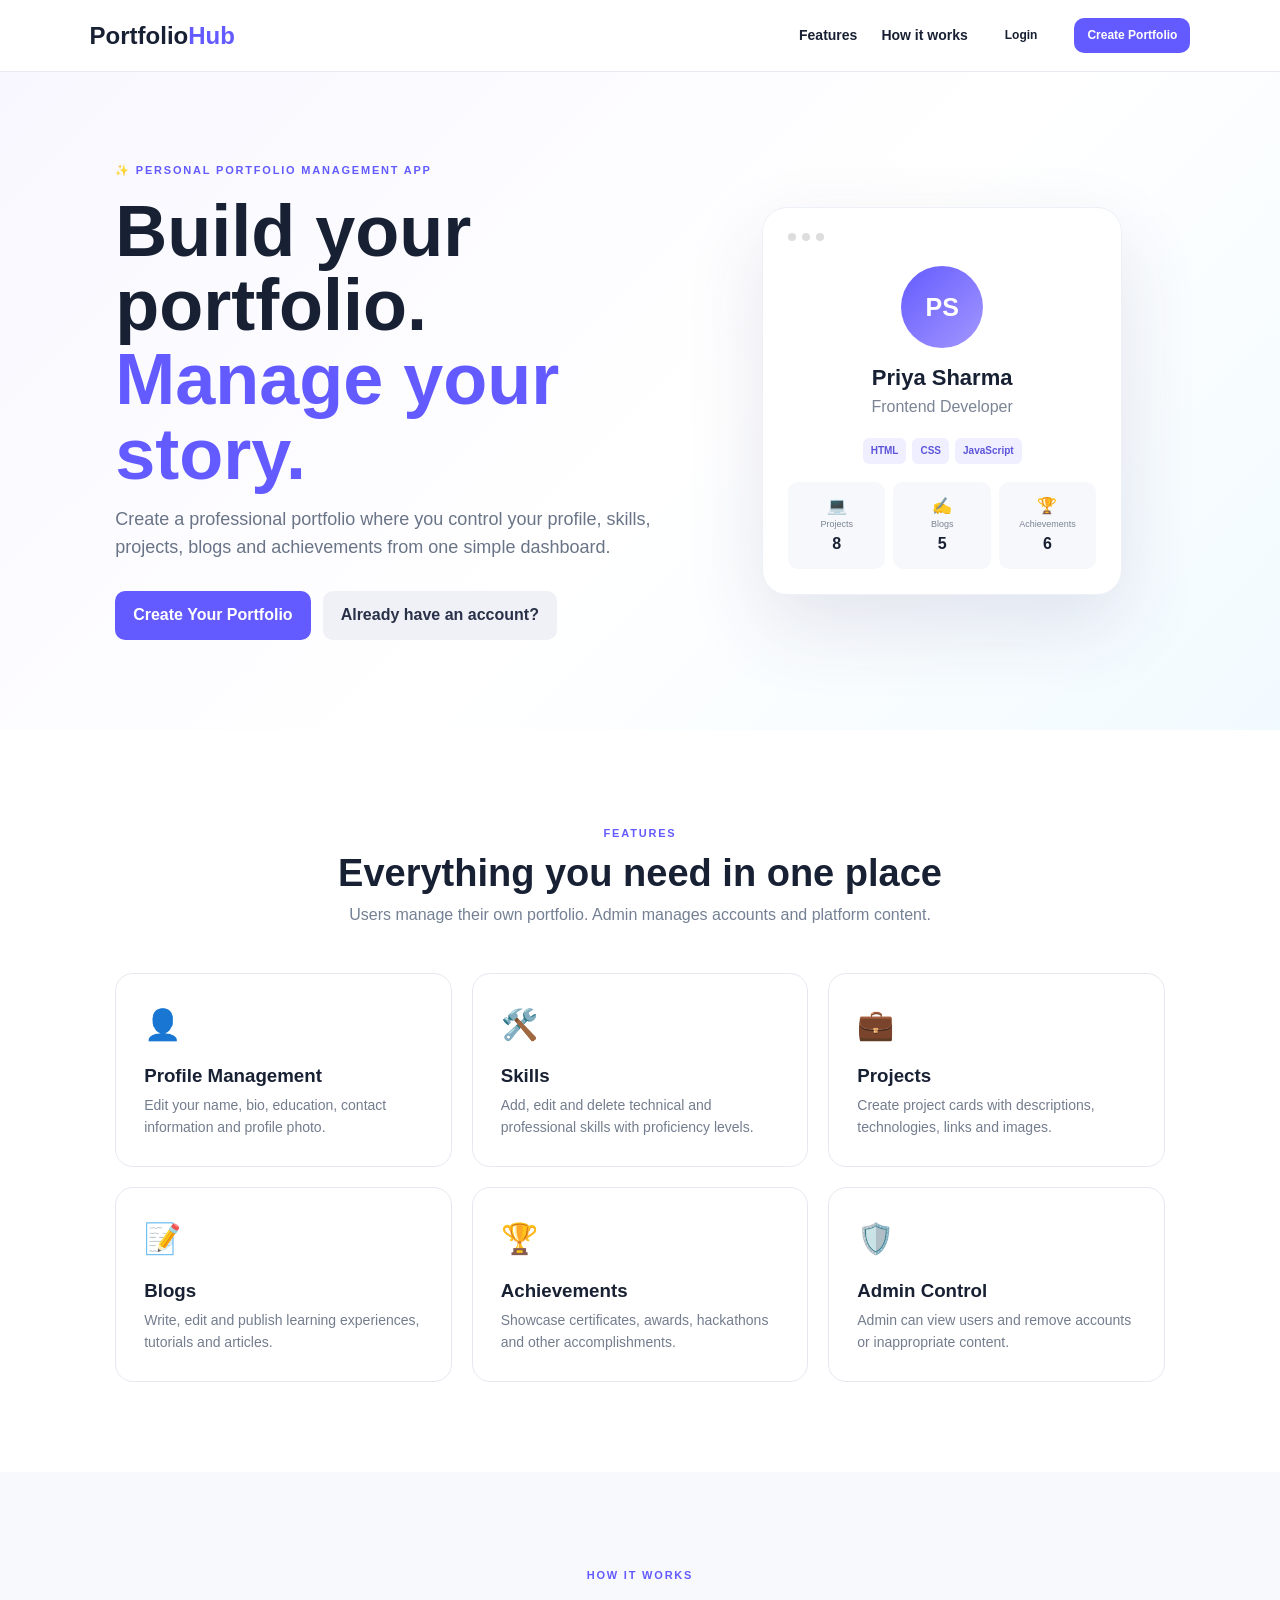
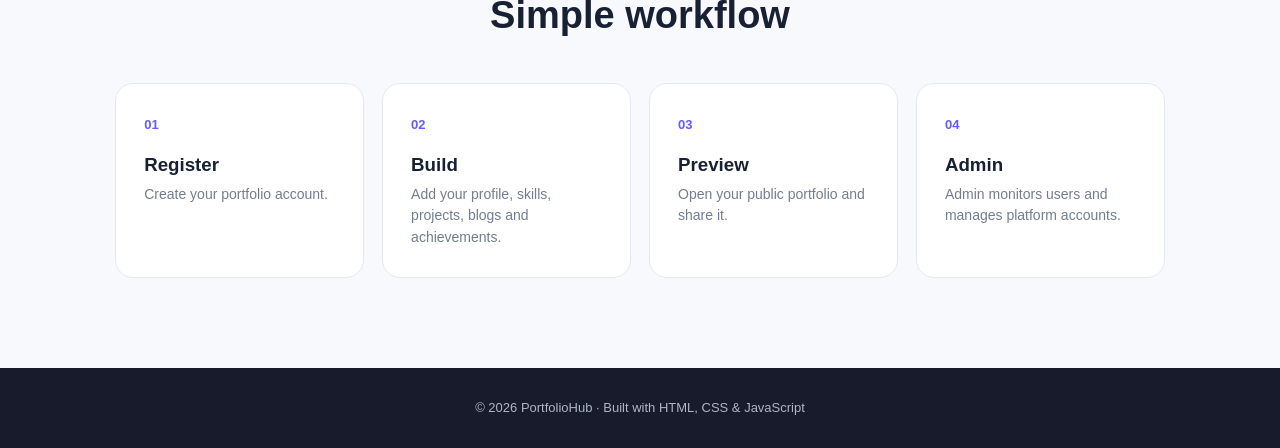
<file: index.html>
<!DOCTYPE html>
<html lang="en">
<head>
<meta charset="UTF-8"><meta name="viewport" content="width=device-width,initial-scale=1.0">
<meta name="description" content="PortfolioHub - create and manage a professional personal portfolio.">
<title>PortfolioHub | Personal Portfolio App</title><link rel="stylesheet" href="style.css">
</head>
<body>
<header class="topbar"><a class="brand" href="index.html">Portfolio<span>Hub</span></a><nav><a href="#features">Features</a><a href="#how">How it works</a><a href="login.html" class="btn btn-sm">Login</a><a href="signup.html" class="btn btn-sm primary">Create Portfolio</a></nav><button class="menu" onclick="toggleNav()">☰</button></header>
<main>
<section class="hero">
<div><div class="badge">✨ PERSONAL PORTFOLIO MANAGEMENT APP</div><h1>Build your portfolio.<br><span>Manage your story.</span></h1><p>Create a professional portfolio where you control your profile, skills, projects, blogs and achievements from one simple dashboard.</p><div class="hero-actions"><a class="btn primary" href="signup.html">Create Your Portfolio</a><a class="btn ghost" href="login.html">Already have an account?</a></div></div>
<div class="hero-preview"><div class="window"><div class="window-head"><i></i><i></i><i></i></div><div class="preview-avatar">PS</div><h3>Priya Sharma</h3><p>Frontend Developer</p><div class="preview-chips"><b>HTML</b><b>CSS</b><b>JavaScript</b></div><div class="preview-cards"><div>💻<small>Projects</small><strong>8</strong></div><div>✍️<small>Blogs</small><strong>5</strong></div><div>🏆<small>Achievements</small><strong>6</strong></div></div></div></div>
</section>
<section id="features" class="section"><div class="heading"><span>FEATURES</span><h2>Everything you need in one place</h2><p>Users manage their own portfolio. Admin manages accounts and platform content.</p></div>
<div class="feature-grid">
<article><div class="icon">👤</div><h3>Profile Management</h3><p>Edit your name, bio, education, contact information and profile photo.</p></article>
<article><div class="icon">🛠️</div><h3>Skills</h3><p>Add, edit and delete technical and professional skills with proficiency levels.</p></article>
<article><div class="icon">💼</div><h3>Projects</h3><p>Create project cards with descriptions, technologies, links and images.</p></article>
<article><div class="icon">📝</div><h3>Blogs</h3><p>Write, edit and publish learning experiences, tutorials and articles.</p></article>
<article><div class="icon">🏆</div><h3>Achievements</h3><p>Showcase certificates, awards, hackathons and other accomplishments.</p></article>
<article><div class="icon">🛡️</div><h3>Admin Control</h3><p>Admin can view users and remove accounts or inappropriate content.</p></article>
</div></section>
<section id="how" class="section soft"><div class="heading"><span>HOW IT WORKS</span><h2>Simple workflow</h2></div><div class="steps"><div><b>01</b><h3>Register</h3><p>Create your portfolio account.</p></div><div><b>02</b><h3>Build</h3><p>Add your profile, skills, projects, blogs and achievements.</p></div><div><b>03</b><h3>Preview</h3><p>Open your public portfolio and share it.</p></div><div><b>04</b><h3>Admin</h3><p>Admin monitors users and manages platform accounts.</p></div></div></section>
</main><footer>© <span id="year"></span> PortfolioHub · Built with HTML, CSS & JavaScript</footer><script src="script.js"></script>
</body></html>
</file>
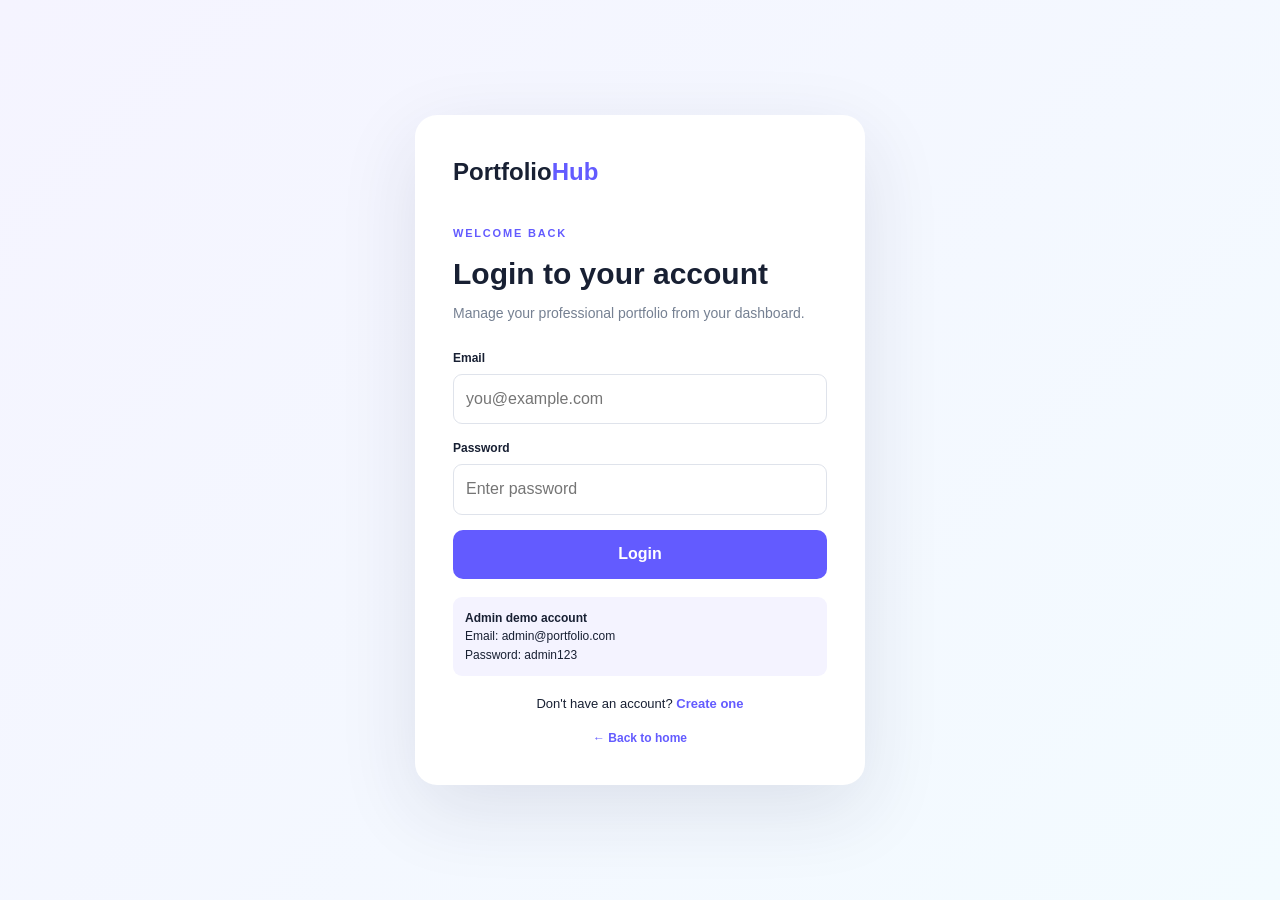
<file: achievements.html>
<!DOCTYPE html>
<html lang="en"><head><meta charset="UTF-8"><meta name="viewport" content="width=device-width,initial-scale=1.0"><title>Achievements | PortfolioHub</title><link rel="stylesheet" href="style.css"></head>
<body class="app-bg"><header class="appbar"><a class="brand" href="index.html">Portfolio<span>Hub</span></a><div class="userbar"><span id="navUser"></span><button class="btn btn-sm danger" onclick="logout()">Logout</button></div></header><div class="layout"><aside class="sidebar" id="userSidebar"></aside><main class="content"><div class="page-title"><div><span>ACHIEVEMENTS</span><h1>Showcase achievements</h1><p>Certificates, awards, competitions and milestones.</p></div><button class="btn primary" onclick="openAchievementForm()">+ Add Achievement</button></div><form id="achievementForm" class="panel hidden form-grid"><input type="hidden" id="achievementId"><div><label>Achievement</label><input id="achievementTitle" required placeholder="GitHub Foundations"></div><div><label>Issuer</label><input id="achievementIssuer" placeholder="DataCamp"></div><div><label>Date</label><input id="achievementDate" placeholder="September 2026"></div><div><label>Credential URL</label><input id="achievementLink" type="url" placeholder="https://..."></div><div class="form-full"><label>Description</label><textarea id="achievementDesc" rows="3" placeholder="What did you achieve?"></textarea></div><div class="form-full form-actions"><button class="btn primary">Save Achievement</button><button type="button" class="btn ghost" onclick="closeAchievementForm()">Cancel</button></div><p id="achievementMsg" class="message form-full"></p></form><div id="achievementsList" class="manage-grid"></div></main></div><script src="script.js"></script></body></html>
</file>
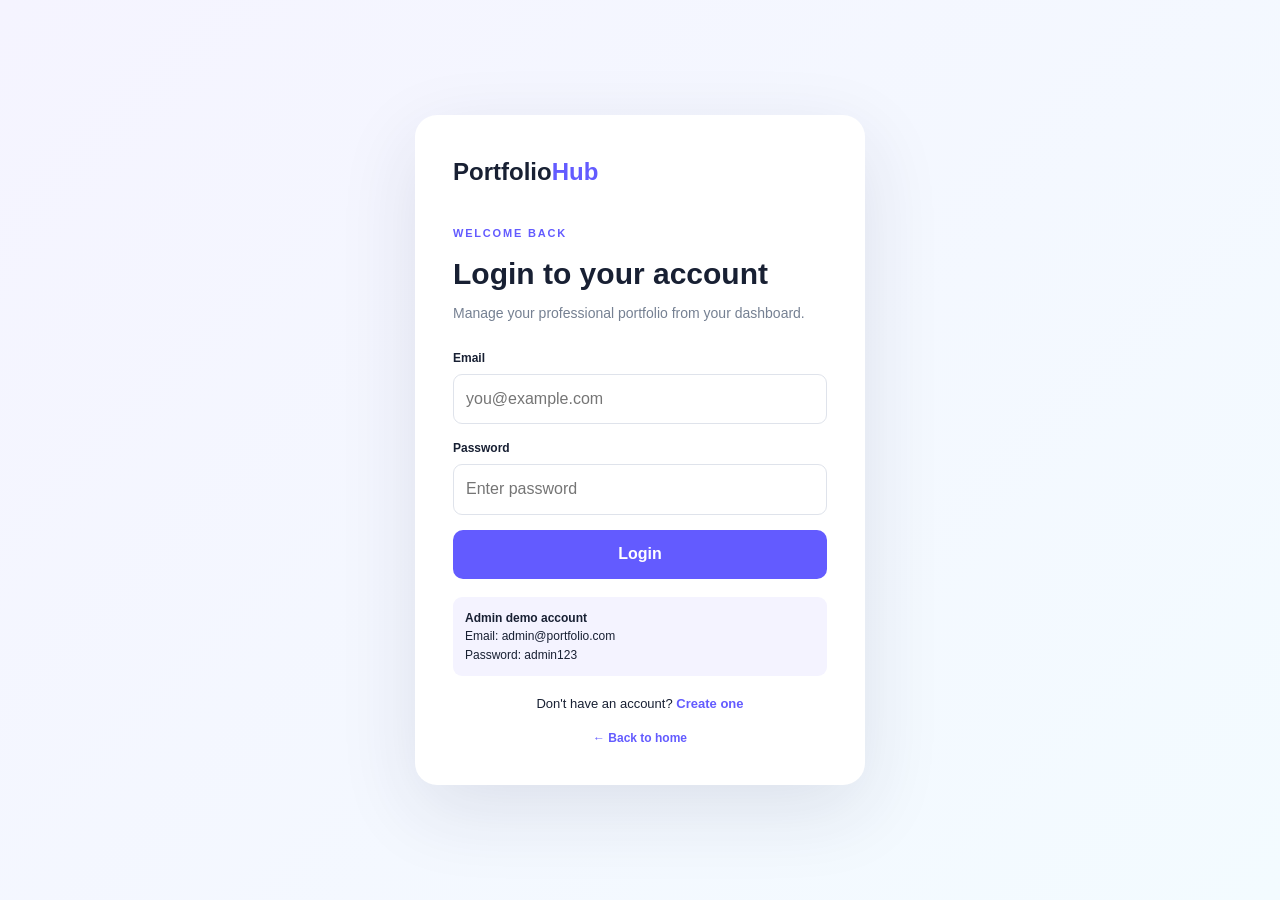
<file: admin-dashboard.html>
<!DOCTYPE html>
<html lang="en"><head><meta charset="UTF-8"><meta name="viewport" content="width=device-width,initial-scale=1.0"><title>Admin Dashboard | PortfolioHub</title><link rel="stylesheet" href="style.css"></head>
<body class="app-bg"><header class="appbar"><a class="brand" href="index.html">Portfolio<span>Hub</span></a><div class="userbar"><span>👨‍💼 Administrator</span><button class="btn btn-sm danger" onclick="logout()">Logout</button></div></header><div class="layout"><aside class="sidebar admin-side"><a class="active" href="admin-dashboard.html">📊 Dashboard</a><a href="manage-users.html">👥 Manage Users</a><a href="manage-projects.html">💼 Manage Projects</a><a href="manage-blogs.html">📝 Manage Blogs</a></aside><main class="content"><div class="page-title"><div><span>ADMIN MODULE</span><h1>Platform Dashboard</h1><p>Manage users and portfolio content.</p></div></div><div class="stats"><div><span>👥</span><strong id="adminUsers">0</strong><small>Users</small></div><div><span>💼</span><strong id="adminProjects">0</strong><small>Projects</small></div><div><span>📝</span><strong id="adminBlogs">0</strong><small>Blogs</small></div><div><span>🏆</span><strong id="adminAchievements">0</strong><small>Achievements</small></div></div><div class="admin-actions"><a href="manage-users.html"><b>👥 Manage Accounts</b><span>View, search and delete user accounts.</span></a><a href="manage-projects.html"><b>💼 Manage Projects</b><span>Review or remove projects.</span></a><a href="manage-blogs.html"><b>📝 Manage Blogs</b><span>Review or remove blog posts.</span></a></div></main></div><script src="script.js"></script></body></html>
</file>
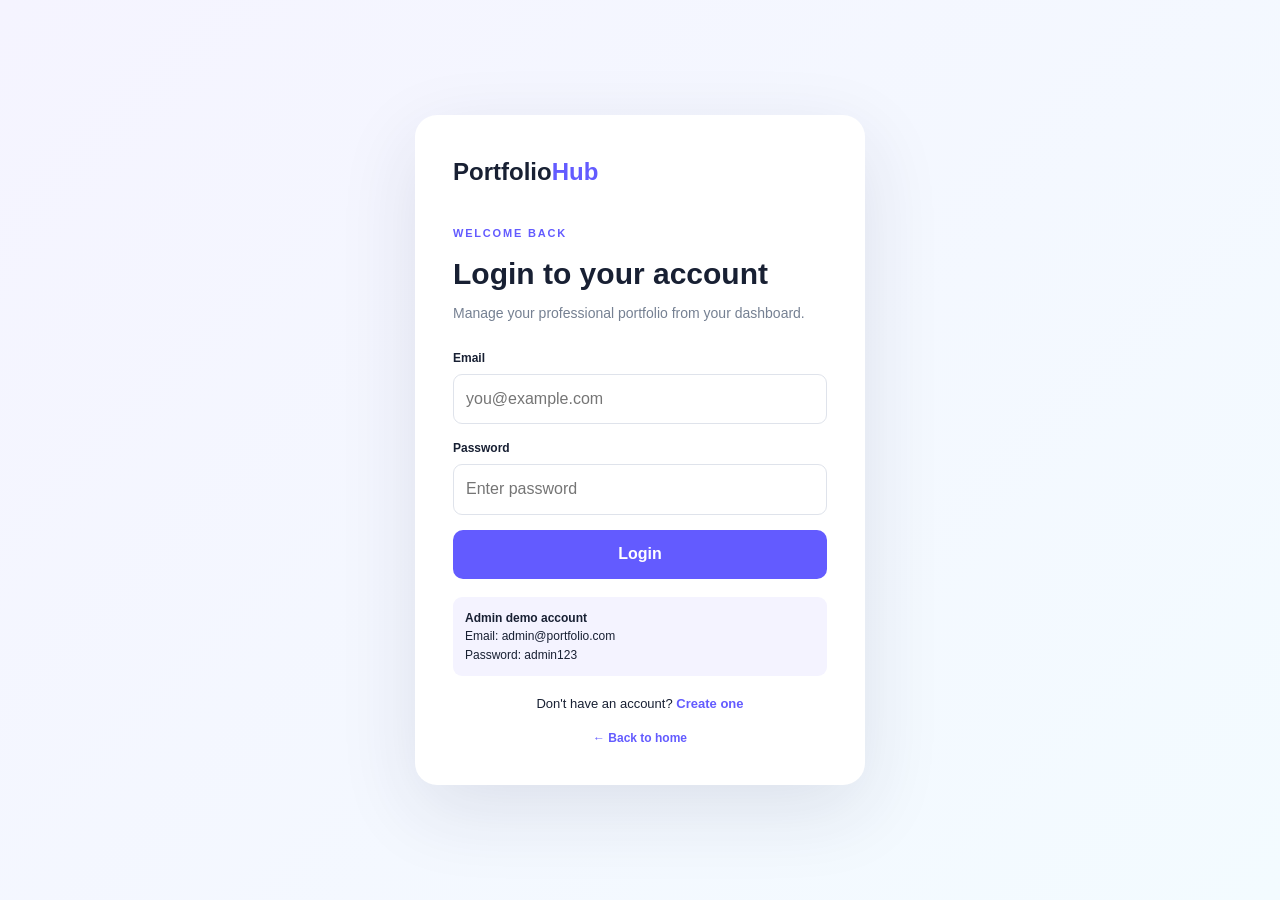
<file: blogs.html>
<!DOCTYPE html>
<html lang="en"><head><meta charset="UTF-8"><meta name="viewport" content="width=device-width,initial-scale=1.0"><title>Blogs | PortfolioHub</title><link rel="stylesheet" href="style.css"></head>
<body class="app-bg"><header class="appbar"><a class="brand" href="index.html">Portfolio<span>Hub</span></a><div class="userbar"><span id="navUser"></span><button class="btn btn-sm danger" onclick="logout()">Logout</button></div></header><div class="layout"><aside class="sidebar" id="userSidebar"></aside><main class="content"><div class="page-title"><div><span>BLOGS</span><h1>Manage your blogs</h1><p>Share what you learn and build your professional presence.</p></div><button class="btn primary" onclick="openBlogForm()">+ Write Blog</button></div><form id="blogForm" class="panel hidden form-grid"><input type="hidden" id="blogId"><div class="form-full"><label>Blog Title</label><input id="blogTitle" required placeholder="My Journey into Web Development"></div><div><label>Category</label><input id="blogCategory" placeholder="Technology"></div><div><label>Read Time</label><input id="blogTime" placeholder="5 min read"></div><div class="form-full"><label>Content</label><textarea id="blogContent" rows="7" required placeholder="Write your article..."></textarea></div><div class="form-full form-actions"><button class="btn primary">Save Blog</button><button type="button" class="btn ghost" onclick="closeBlogForm()">Cancel</button></div><p id="blogMsg" class="message form-full"></p></form><div id="blogsList" class="manage-grid"></div></main></div><script src="script.js"></script></body></html>
</file>
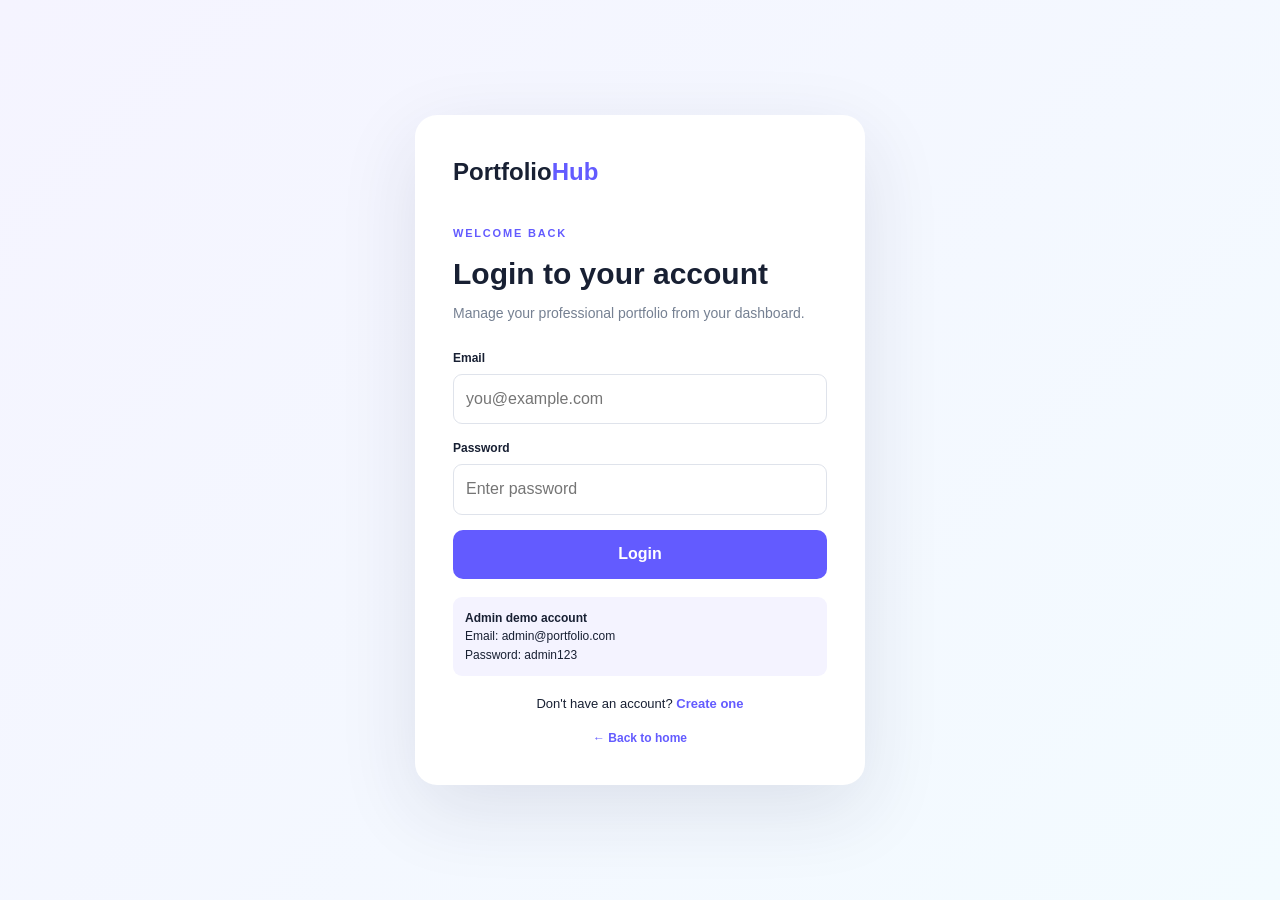
<file: login.html>
<!DOCTYPE html>
<html lang="en"><head><meta charset="UTF-8"><meta name="viewport" content="width=device-width,initial-scale=1.0"><title>Login | PortfolioHub</title><link rel="stylesheet" href="style.css"></head>
<body class="auth-bg"><div class="auth-card"><a class="brand" href="index.html">Portfolio<span>Hub</span></a><div class="auth-title"><span>WELCOME BACK</span><h1>Login to your account</h1><p>Manage your professional portfolio from your dashboard.</p></div>
<form id="loginForm"><label>Email</label><input id="loginEmail" type="email" placeholder="you@example.com" required><label>Password</label><input id="loginPassword" type="password" placeholder="Enter password" required><button class="btn primary full" type="submit">Login</button><p id="loginMsg" class="message"></p></form>
<div class="demo"><strong>Admin demo account</strong><br>Email: admin@portfolio.com<br>Password: admin123</div><p class="center">Don't have an account? <a href="signup.html">Create one</a></p><a class="back" href="index.html">← Back to home</a></div><script src="script.js"></script></body></html>
</file>
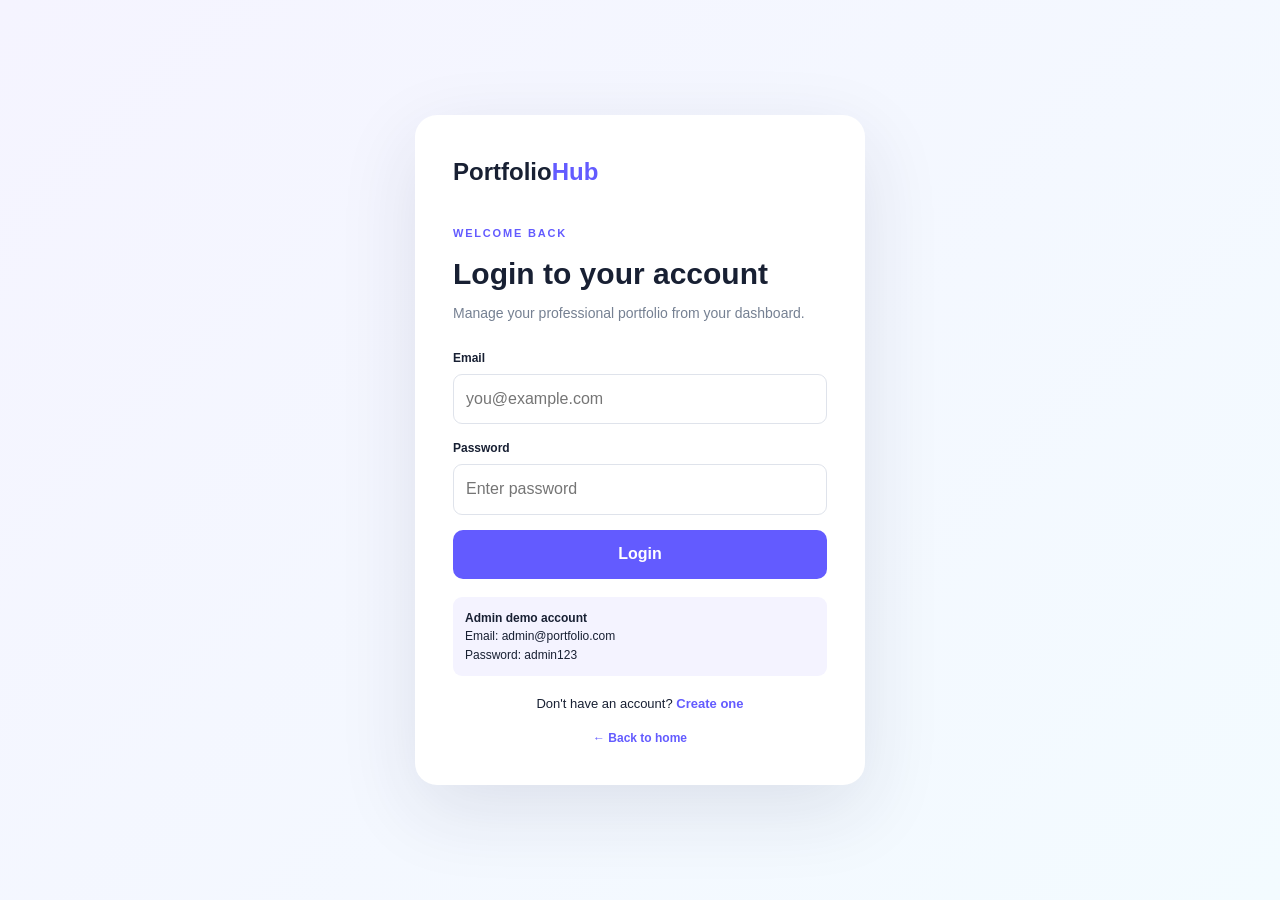
<file: manage-blogs.html>
<!DOCTYPE html>
<html lang="en"><head><meta charset="UTF-8"><meta name="viewport" content="width=device-width,initial-scale=1.0"><title>Manage Blogs | PortfolioHub</title><link rel="stylesheet" href="style.css"></head>
<body class="app-bg"><header class="appbar"><a class="brand" href="index.html">Portfolio<span>Hub</span></a><div class="userbar"><span>👨‍💼 Administrator</span><button class="btn btn-sm danger" onclick="logout()">Logout</button></div></header><div class="layout"><aside class="sidebar admin-side"><a href="admin-dashboard.html">📊 Dashboard</a><a href="manage-users.html">👥 Manage Users</a><a href="manage-projects.html">💼 Manage Projects</a><a class="active" href="manage-blogs.html">📝 Manage Blogs</a></aside><main class="content"><div class="page-title"><div><span>BLOG MANAGEMENT</span><h1>All blog posts</h1><p>Admin can review and remove blog posts.</p></div></div><div id="adminBlogsList" class="manage-grid"></div></main></div><script src="script.js"></script></body></html>
</file>
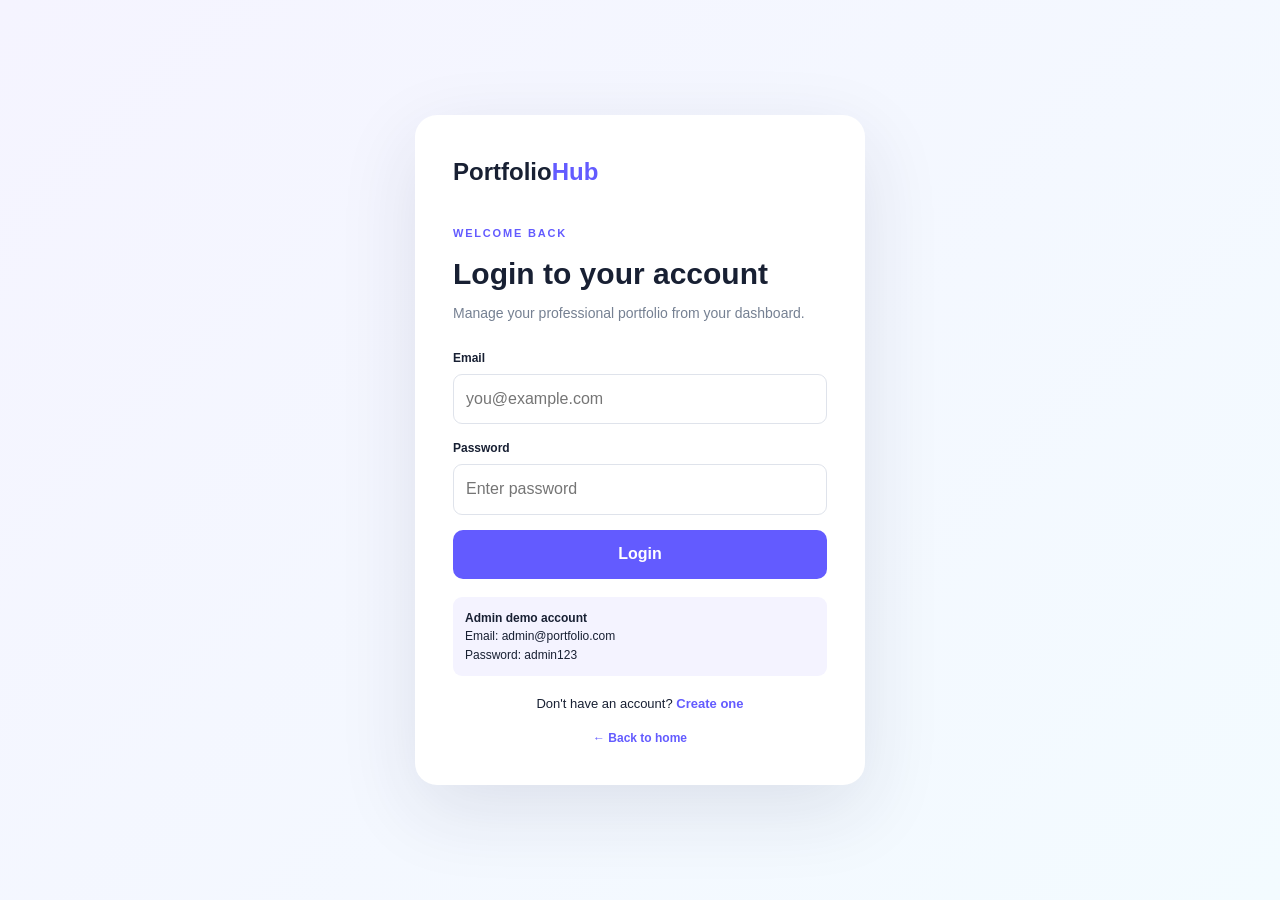
<file: manage-projects.html>
<!DOCTYPE html>
<html lang="en"><head><meta charset="UTF-8"><meta name="viewport" content="width=device-width,initial-scale=1.0"><title>Manage Projects | PortfolioHub</title><link rel="stylesheet" href="style.css"></head>
<body class="app-bg"><header class="appbar"><a class="brand" href="index.html">Portfolio<span>Hub</span></a><div class="userbar"><span>👨‍💼 Administrator</span><button class="btn btn-sm danger" onclick="logout()">Logout</button></div></header><div class="layout"><aside class="sidebar admin-side"><a href="admin-dashboard.html">📊 Dashboard</a><a href="manage-users.html">👥 Manage Users</a><a class="active" href="manage-projects.html">💼 Manage Projects</a><a href="manage-blogs.html">📝 Manage Blogs</a></aside><main class="content"><div class="page-title"><div><span>PROJECT MANAGEMENT</span><h1>All projects</h1><p>Admin can remove projects from the platform.</p></div></div><div id="adminProjectsList" class="manage-grid"></div></main></div><script src="script.js"></script></body></html>
</file>
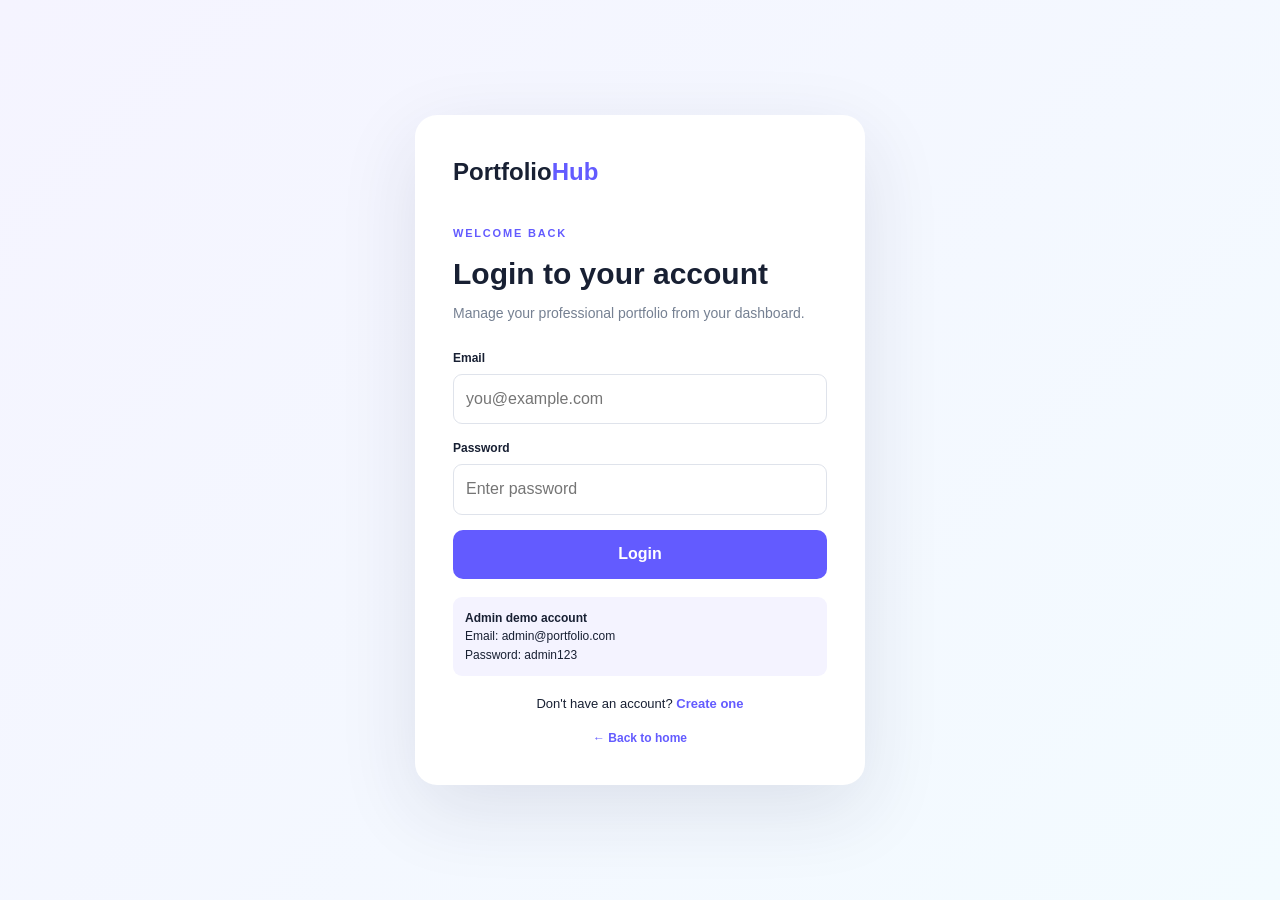
<file: manage-users.html>
<!DOCTYPE html>
<html lang="en"><head><meta charset="UTF-8"><meta name="viewport" content="width=device-width,initial-scale=1.0"><title>Manage Users | PortfolioHub</title><link rel="stylesheet" href="style.css"></head>
<body class="app-bg"><header class="appbar"><a class="brand" href="index.html">Portfolio<span>Hub</span></a><div class="userbar"><span>👨‍💼 Administrator</span><button class="btn btn-sm danger" onclick="logout()">Logout</button></div></header><div class="layout"><aside class="sidebar admin-side"><a href="admin-dashboard.html">📊 Dashboard</a><a class="active" href="manage-users.html">👥 Manage Users</a><a href="manage-projects.html">💼 Manage Projects</a><a href="manage-blogs.html">📝 Manage Blogs</a></aside><main class="content"><div class="page-title"><div><span>USER MANAGEMENT</span><h1>User accounts</h1><p>Admin can inspect accounts and delete accounts when necessary.</p></div></div><div class="panel"><input id="userSearch" placeholder="🔎 Search by name or email..." oninput="renderAdminUsers()"><div class="table-wrap"><table><thead><tr><th>Name</th><th>Email</th><th>Title</th><th>Content</th><th>Actions</th></tr></thead><tbody id="usersTable"></tbody></table></div></div></main></div><script src="script.js"></script></body></html>
</file>
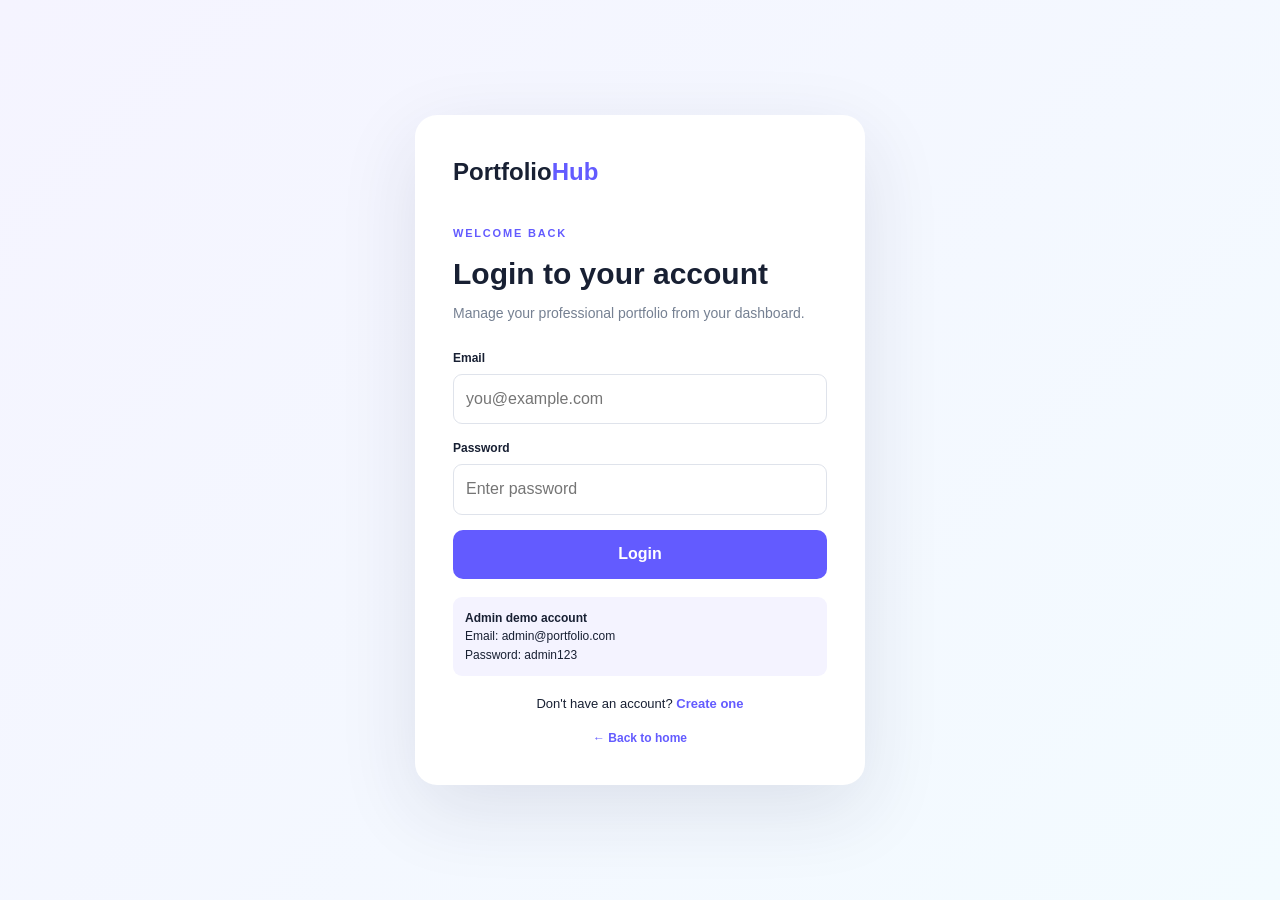
<file: profile.html>
<!DOCTYPE html>
<html lang="en"><head><meta charset="UTF-8"><meta name="viewport" content="width=device-width,initial-scale=1.0"><title>Profile | PortfolioHub</title><link rel="stylesheet" href="style.css"></head>
<body class="app-bg"><header class="appbar"><a class="brand" href="index.html">Portfolio<span>Hub</span></a><div class="userbar"><span id="navUser"></span><button class="btn btn-sm danger" onclick="logout()">Logout</button></div></header><div class="layout"><aside class="sidebar" id="userSidebar"></aside><main class="content"><div class="page-title"><div><span>PROFILE</span><h1>Edit your profile</h1><p>This information appears at the top of your public portfolio.</p></div></div><form id="profileForm" class="panel form-grid"><div class="form-full profile-edit-head"><div class="avatar large" id="profileAvatar">PS</div><div><h2 id="profileHeading">Your Name</h2><p>Profile information</p></div></div><div><label>Full Name</label><input id="profileName" required></div><div><label>Professional Title</label><input id="profileTitle" required></div><div class="form-full"><label>About / Bio</label><textarea id="profileBio" rows="5" required></textarea></div><div><label>Email</label><input id="profileEmail" type="email" readonly></div><div><label>Phone</label><input id="profilePhone" placeholder="+91 98765 43210"></div><div><label>Location</label><input id="profileLocation" placeholder="Andhra Pradesh, India"></div><div><label>Education</label><input id="profileEducation" placeholder="B.Tech CSE"></div><div><label>Profile Photo URL</label><input id="profilePhoto" type="url" placeholder="https://..."></div><div class="form-full"><button class="btn primary" type="submit">Save Profile</button><span id="profileMsg" class="message inline"></span></div></form></main></div><script src="script.js"></script></body></html>
</file>
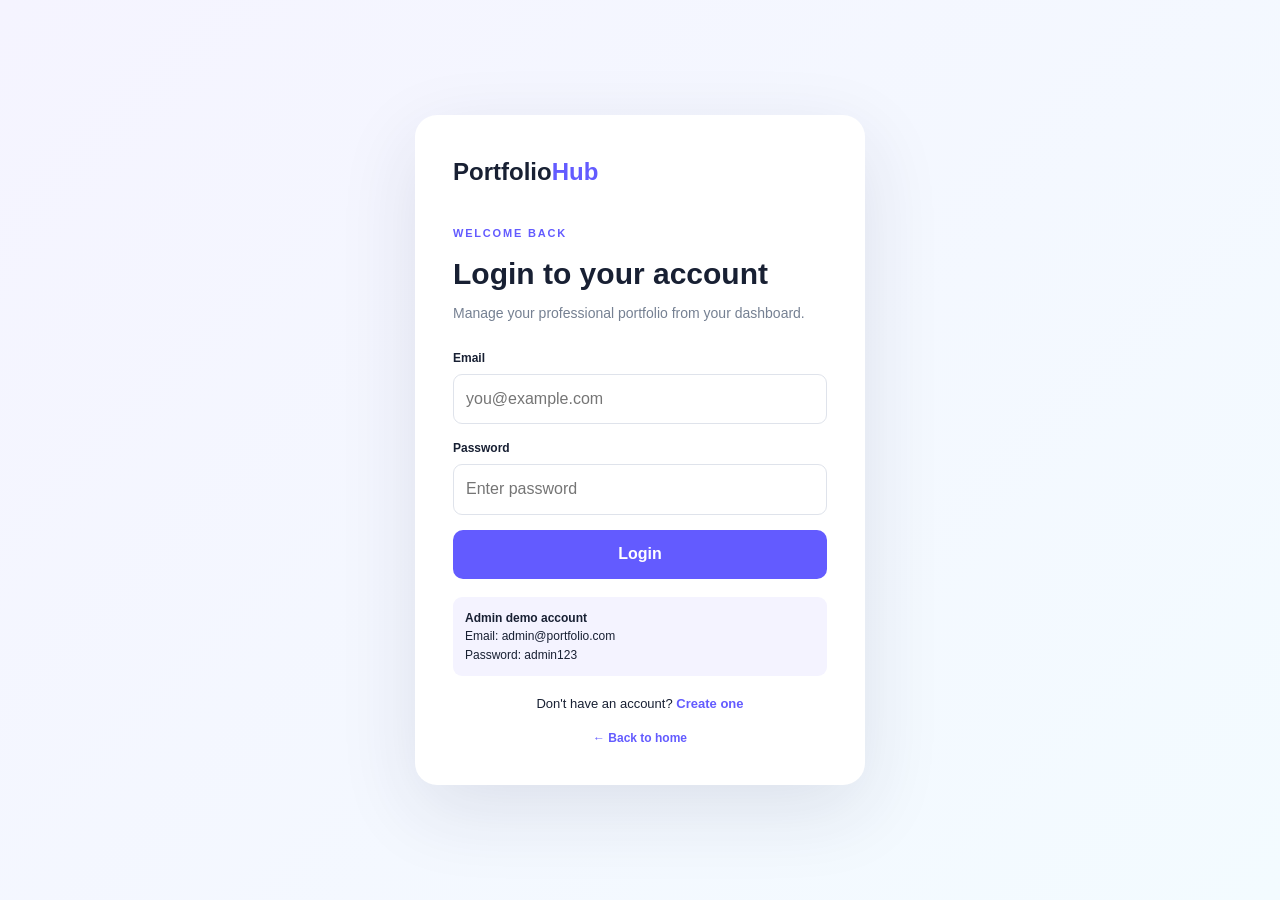
<file: projects.html>
<!DOCTYPE html>
<html lang="en"><head><meta charset="UTF-8"><meta name="viewport" content="width=device-width,initial-scale=1.0"><title>Projects | PortfolioHub</title><link rel="stylesheet" href="style.css"></head>
<body class="app-bg"><header class="appbar"><a class="brand" href="index.html">Portfolio<span>Hub</span></a><div class="userbar"><span id="navUser"></span><button class="btn btn-sm danger" onclick="logout()">Logout</button></div></header><div class="layout"><aside class="sidebar" id="userSidebar"></aside><main class="content"><div class="page-title"><div><span>PROJECTS</span><h1>Manage your projects</h1><p>Add the work you are proud of.</p></div><button class="btn primary" onclick="openProjectForm()">+ Add Project</button></div><form id="projectForm" class="panel hidden form-grid"><input type="hidden" id="projectId"><div><label>Project Title</label><input id="projectTitle" required placeholder="Portfolio Website"></div><div><label>Technologies</label><input id="projectTech" required placeholder="HTML, CSS, JavaScript"></div><div class="form-full"><label>Project Description</label><textarea id="projectDesc" rows="4" required></textarea></div><div><label>Project Image URL</label><input id="projectImage" type="url" placeholder="https://..."></div><div><label>Live Demo URL</label><input id="projectLive" type="url" placeholder="https://..."></div><div><label>GitHub URL</label><input id="projectGithub" type="url" placeholder="https://github.com/..."></div><div class="form-full form-actions"><button class="btn primary">Save Project</button><button type="button" class="btn ghost" onclick="closeProjectForm()">Cancel</button></div><p id="projectMsg" class="message form-full"></p></form><div id="projectsList" class="manage-grid project-manage"></div></main></div><script src="script.js"></script></body></html>
</file>
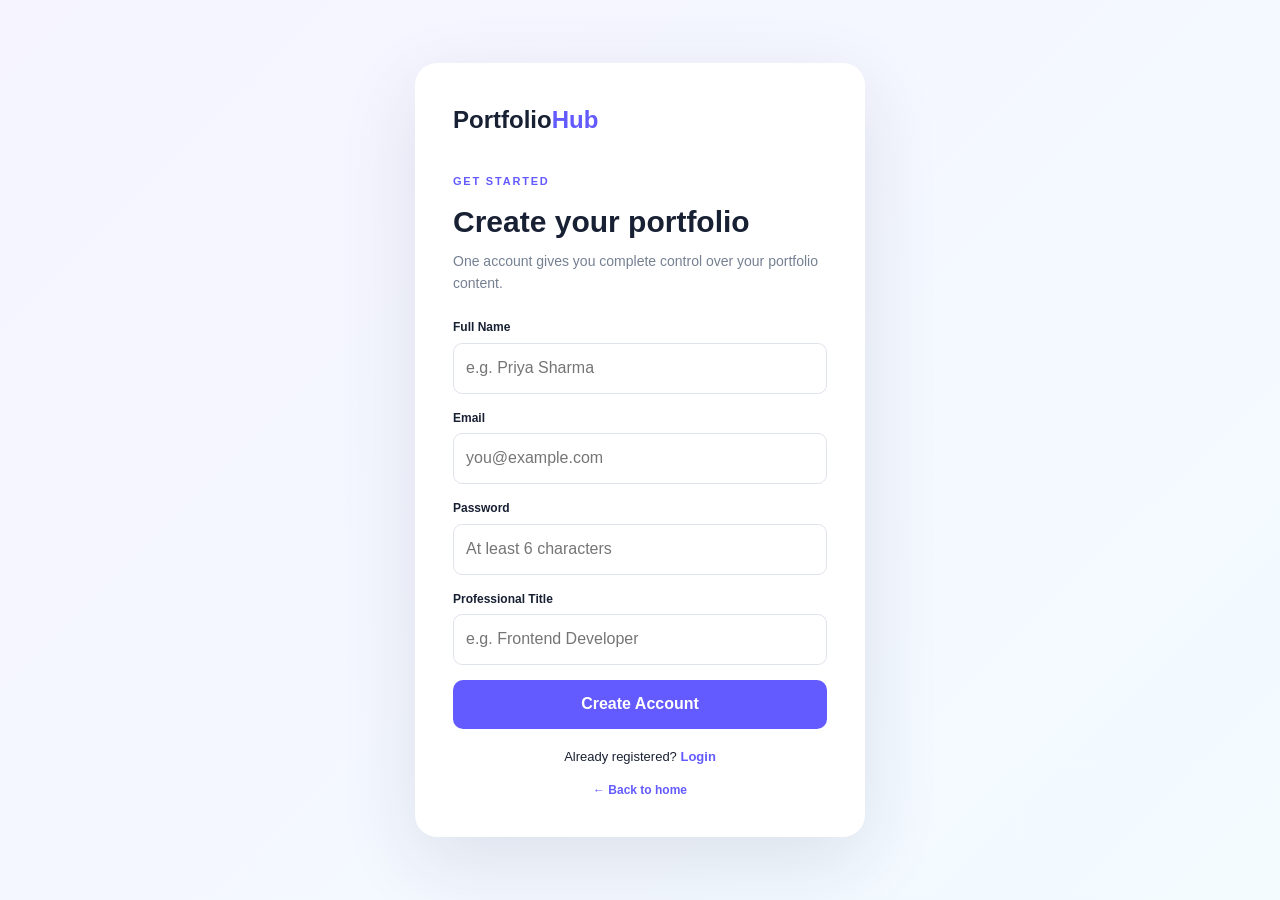
<file: signup.html>
<!DOCTYPE html>
<html lang="en"><head><meta charset="UTF-8"><meta name="viewport" content="width=device-width,initial-scale=1.0"><title>Create Account | PortfolioHub</title><link rel="stylesheet" href="style.css"></head>
<body class="auth-bg"><div class="auth-card"><a class="brand" href="index.html">Portfolio<span>Hub</span></a><div class="auth-title"><span>GET STARTED</span><h1>Create your portfolio</h1><p>One account gives you complete control over your portfolio content.</p></div>
<form id="signupForm"><label>Full Name</label><input id="signupName" required placeholder="e.g. Priya Sharma"><label>Email</label><input id="signupEmail" type="email" required placeholder="you@example.com"><label>Password</label><input id="signupPassword" type="password" minlength="6" required placeholder="At least 6 characters"><label>Professional Title</label><input id="signupTitle" required placeholder="e.g. Frontend Developer"><button class="btn primary full" type="submit">Create Account</button><p id="signupMsg" class="message"></p></form>
<p class="center">Already registered? <a href="login.html">Login</a></p><a class="back" href="index.html">← Back to home</a></div><script src="script.js"></script></body></html>
</file>
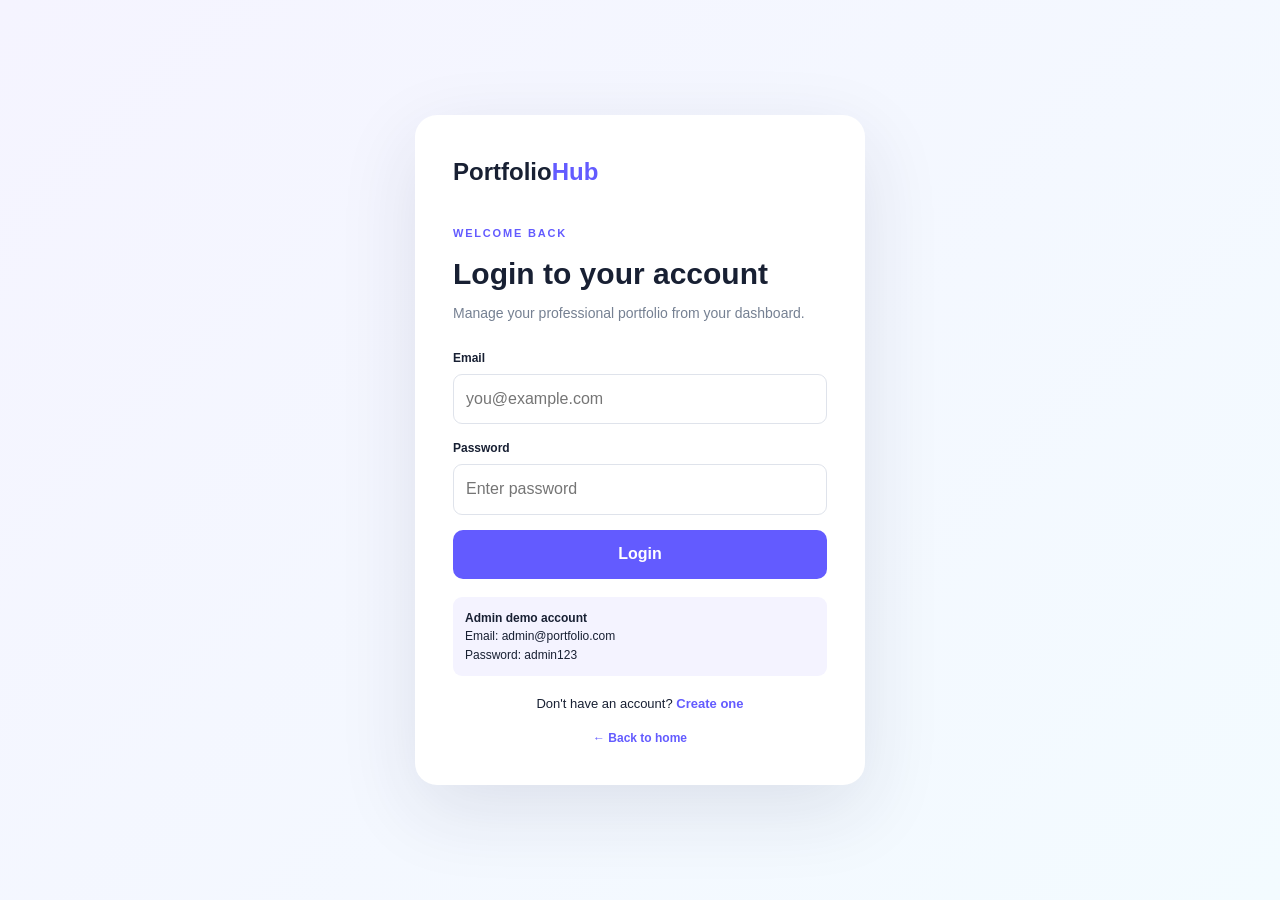
<file: skills.html>
<!DOCTYPE html>
<html lang="en"><head><meta charset="UTF-8"><meta name="viewport" content="width=device-width,initial-scale=1.0"><title>Skills | PortfolioHub</title><link rel="stylesheet" href="style.css"></head>
<body class="app-bg"><header class="appbar"><a class="brand" href="index.html">Portfolio<span>Hub</span></a><div class="userbar"><span id="navUser"></span><button class="btn btn-sm danger" onclick="logout()">Logout</button></div></header><div class="layout"><aside class="sidebar" id="userSidebar"></aside><main class="content"><div class="page-title"><div><span>SKILLS</span><h1>Manage your skills</h1><p>Add the skills you want employers and clients to see.</p></div><button class="btn primary" onclick="openSkillForm()">+ Add Skill</button></div><form id="skillForm" class="panel hidden form-row"><input type="hidden" id="skillId"><div><label>Skill Name</label><input id="skillName" required placeholder="JavaScript"></div><div><label>Category</label><input id="skillCategory" placeholder="Frontend"></div><div><label>Proficiency (%)</label><input id="skillLevel" type="number" min="1" max="100" value="80" required></div><div class="form-actions"><button class="btn primary">Save</button><button type="button" class="btn ghost" onclick="closeSkillForm()">Cancel</button></div><p id="skillMsg" class="message form-full"></p></form><div id="skillsList" class="manage-grid"></div></main></div><script src="script.js"></script></body></html>
</file>
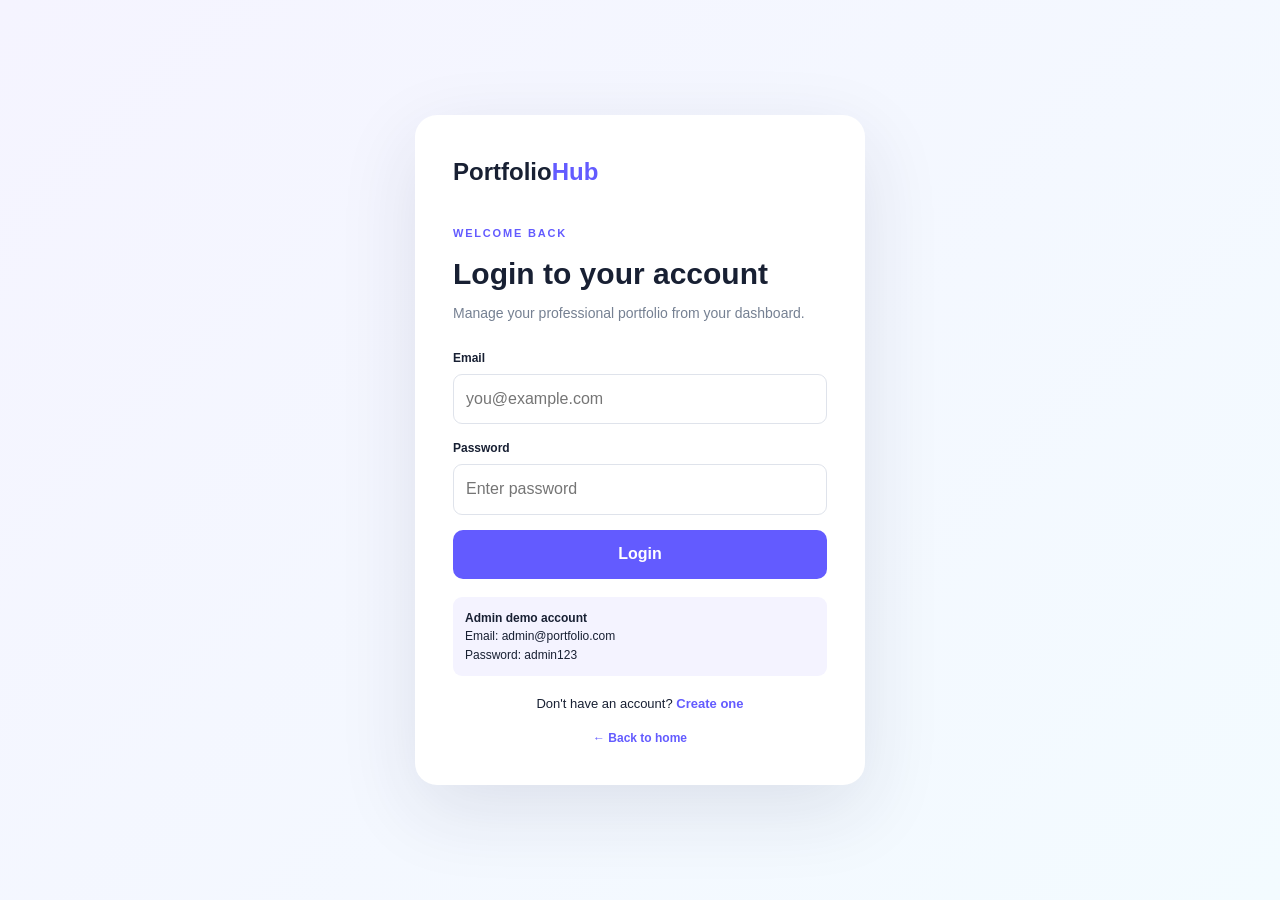
<file: user-dashboard.html>
<!DOCTYPE html>
<html lang="en"><head><meta charset="UTF-8"><meta name="viewport" content="width=device-width,initial-scale=1.0"><title>User Dashboard | PortfolioHub</title><link rel="stylesheet" href="style.css"></head>
<body class="app-bg"><header class="appbar"><a class="brand" href="index.html">Portfolio<span>Hub</span></a><div class="userbar"><span id="navUser"></span><button class="btn btn-sm danger" onclick="logout()">Logout</button></div></header>
<div class="layout"><aside class="sidebar"><div class="side-user"><div class="avatar" id="sideAvatar">PS</div><strong id="sideName">User</strong><small id="sideEmail">email</small></div><a class="active" href="user-dashboard.html">📊 Dashboard</a><a href="profile.html">👤 Profile</a><a href="skills.html">🛠️ Skills</a><a href="projects.html">💼 Projects</a><a href="blogs.html">📝 Blogs</a><a href="achievements.html">🏆 Achievements</a><a href="portfolio.html">🌐 Preview Portfolio</a></aside>
<main class="content"><div class="page-title"><div><span>USER MODULE</span><h1>Welcome, <b id="dashName">User</b> 👋</h1><p>Manage everything that appears on your portfolio.</p></div><a href="portfolio.html" class="btn primary">View My Portfolio ↗</a></div>
<div class="stats"><div><span>👤</span><strong id="statProfile">1</strong><small>Profile</small></div><div><span>🛠️</span><strong id="statSkills">0</strong><small>Skills</small></div><div><span>💼</span><strong id="statProjects">0</strong><small>Projects</small></div><div><span>📝</span><strong id="statBlogs">0</strong><small>Blogs</small></div><div><span>🏆</span><strong id="statAchievements">0</strong><small>Achievements</small></div></div>
<section class="quick-grid"><a href="profile.html"><b>👤 Edit Profile</b><span>Update your personal information →</span></a><a href="skills.html"><b>🛠️ Manage Skills</b><span>Add your technical expertise →</span></a><a href="projects.html"><b>💼 Manage Projects</b><span>Add work to your portfolio →</span></a><a href="blogs.html"><b>📝 Manage Blogs</b><span>Write and publish articles →</span></a><a href="achievements.html"><b>🏆 Achievements</b><span>Showcase your accomplishments →</span></a><a href="portfolio.html"><b>🌐 Portfolio Preview</b><span>See your public profile →</span></a></section>
</main></div><script src="script.js"></script></body></html>
</file>
<file: style.css>
*{box-sizing:border-box;margin:0;padding:0}html{scroll-behavior:smooth}body{font-family:Inter,Segoe UI,Arial,sans-serif;color:#182033;background:#fff;line-height:1.55}a{text-decoration:none;color:inherit}button,input,textarea{font:inherit}.topbar{height:72px;display:flex;align-items:center;justify-content:space-between;padding:0 7%;border-bottom:1px solid #e8ebf2;background:#fff;position:sticky;top:0;z-index:20}.brand{font-size:24px;font-weight:900}.brand span{color:#635bff}.topbar nav{display:flex;align-items:center;gap:24px;font-size:14px;font-weight:700}.topbar nav a:hover{color:#635bff}.menu{display:none;border:0;background:none;font-size:25px}.btn{border:0;border-radius:10px;padding:12px 18px;font-weight:800;cursor:pointer;display:inline-flex;align-items:center;justify-content:center;gap:7px;transition:.2s}.btn:hover{transform:translateY(-2px)}.btn.primary{background:#635bff;color:white}.btn.ghost{background:#f0f1f6;color:#293149}.btn.danger{background:#e84e63;color:white}.btn-sm{padding:8px 13px;font-size:12px}.full{width:100%}.hero{min-height:650px;padding:90px 9%;display:grid;grid-template-columns:1.1fr .9fr;gap:60px;align-items:center;background:linear-gradient(135deg,#f8f7ff,#fff 55%,#f1faff)}.badge,.heading>span,.page-title>div>span,.auth-title>span{color:#635bff;font-size:11px;font-weight:900;letter-spacing:1.8px}.hero h1{font-size:clamp(45px,6vw,72px);line-height:1.03;margin:15px 0}.hero h1 span{color:#635bff}.hero>div>p:not(.badge){color:#697487;font-size:18px;max-width:650px}.hero-actions{display:flex;gap:12px;margin-top:30px}.hero-preview{display:flex;justify-content:center}.window{width:360px;padding:25px;border-radius:25px;background:white;box-shadow:0 30px 80px #37336b1f;text-align:center;border:1px solid #edf0f6}.window-head{display:flex;gap:6px;margin-bottom:25px}.window-head i{width:8px;height:8px;background:#ddd;border-radius:50%}.preview-avatar,.avatar{width:82px;height:82px;border-radius:50%;display:grid;place-items:center;margin:0 auto 13px;background:linear-gradient(135deg,#635bff,#a497ff);color:white;font-size:25px;font-weight:900}.window h3{font-size:22px}.window p{color:#7b8495}.preview-chips{display:flex;justify-content:center;gap:6px;flex-wrap:wrap;margin:18px 0}.preview-chips b,.tag{background:#f0efff;color:#5c54d9;padding:5px 8px;border-radius:6px;font-size:10px}.preview-cards{display:grid;grid-template-columns:repeat(3,1fr);gap:8px}.preview-cards div{padding:12px;background:#f7f8fb;border-radius:10px}.preview-cards small,.preview-cards strong{display:block}.preview-cards small{font-size:9px;color:#7b8495}.section{padding:90px 9%}.heading{text-align:center;max-width:720px;margin:0 auto 45px}.heading h2{font-size:38px;line-height:1.15;margin:7px 0}.heading p{color:#748093}.feature-grid{display:grid;grid-template-columns:repeat(3,1fr);gap:20px}.feature-grid article,.steps>div,.admin-actions a{padding:28px;border:1px solid #e5e8ef;border-radius:18px;background:#fff}.icon{font-size:30px}.feature-grid h3{margin:13px 0 5px}.feature-grid p,.steps p{color:#737d8e;font-size:14px}.soft{background:#f8f9fc}.steps{display:grid;grid-template-columns:repeat(4,1fr);gap:18px}.steps b{color:#635bff;font-size:13px}.steps h3{margin:13px 0 5px}footer{padding:30px;text-align:center;background:#171b2b;color:#aeb5c5;font-size:13px}.auth-bg{min-height:100vh;background:linear-gradient(135deg,#f5f4ff,#f3fbff);display:grid;place-items:center;padding:25px}.auth-card{width:min(450px,100%);background:#fff;padding:38px;border-radius:22px;box-shadow:0 25px 80px #25264a1c}.auth-card>.brand{display:block;margin-bottom:30px}.auth-title h1{font-size:30px;margin:6px 0}.auth-title p{color:#758092;font-size:14px}.auth-card form{margin-top:24px}.auth-card label,.form-grid label,.form-row label{font-size:12px;font-weight:800;display:block}.auth-card input,.form-grid input,.form-grid textarea,.form-row input,.content> .panel>input{width:100%;padding:12px;border:1px solid #dfe3eb;border-radius:9px;margin:6px 0 15px;outline:none;background:white}.auth-card input:focus,.form-grid input:focus,.form-grid textarea:focus,.form-row input:focus{border-color:#635bff}.message{font-size:12px;color:#d33d52;margin-top:8px}.message.success{color:#158653}.demo{background:#f4f3ff;padding:12px;border-radius:9px;font-size:12px;margin:18px 0}.center{text-align:center;font-size:13px;margin-top:18px}.center a,.back{color:#635bff;font-weight:800}.back{display:block;text-align:center;margin-top:14px;font-size:12px}.app-bg{background:#f6f7fb}.appbar{height:70px;padding:0 5%;display:flex;align-items:center;justify-content:space-between;background:#fff;border-bottom:1px solid #e7eaf0}.userbar{display:flex;align-items:center;font-size:13px;font-weight:700}.layout{display:flex;min-height:calc(100vh - 70px)}.sidebar{width:245px;background:#fff;border-right:1px solid #e4e7ee;padding:25px 15px;flex-shrink:0}.sidebar>a{display:block;padding:12px 14px;border-radius:9px;font-size:13px;font-weight:700;margin:4px 0;color:#687286}.sidebar>a:hover,.sidebar>a.active{background:#f0efff;color:#5b54d9}.side-user{padding:12px;text-align:center;border-bottom:1px solid #eee;margin-bottom:15px}.side-user .avatar{width:60px;height:60px;font-size:18px}.side-user strong,.side-user small{display:block}.side-user small{color:#8a93a1;font-size:10px}.content{flex:1;padding:45px 5%;min-width:0}.page-title{display:flex;justify-content:space-between;align-items:end;gap:20px;margin-bottom:28px}.page-title h1{font-size:34px;line-height:1.15;margin:4px 0}.page-title p{color:#7a8393;font-size:14px}.stats{display:grid;grid-template-columns:repeat(5,1fr);gap:15px;margin-bottom:25px}.stats>div{background:#fff;border:1px solid #e4e7ee;border-radius:15px;padding:20px}.stats span{font-size:20px}.stats strong,.stats small{display:block}.stats strong{font-size:27px}.stats small{color:#788293;font-size:11px}.quick-grid,.admin-actions{display:grid;grid-template-columns:repeat(3,1fr);gap:16px}.quick-grid a,.admin-actions a{background:#fff;border:1px solid #e4e7ee;border-radius:15px;padding:22px}.quick-grid b,.quick-grid span,.admin-actions b,.admin-actions span{display:block}.quick-grid span,.admin-actions span{color:#7a8494;font-size:12px;margin-top:5px}.panel{background:#fff;border:1px solid #e4e7ee;border-radius:16px;padding:25px;box-shadow:0 5px 20px #1d29400a}.form-grid{display:grid;grid-template-columns:1fr 1fr;gap:0 18px}.form-full{grid-column:1/-1}.profile-edit-head{display:flex;align-items:center;gap:18px;margin-bottom:15px}.profile-edit-head .avatar{margin:0}.avatar.large{width:90px;height:90px}.profile-edit-head h2{font-size:23px}.profile-edit-head p{color:#7c8697;font-size:13px}.hidden{display:none!important}.inline{margin-left:12px}.form-actions{display:flex;gap:9px;align-items:center}.form-row{display:grid;grid-template-columns:1.5fr 1fr .7fr auto;gap:10px;align-items:end;margin-bottom:22px}.manage-grid{display:grid;grid-template-columns:repeat(3,1fr);gap:18px;margin-top:20px}.manage-card{background:#fff;border:1px solid #e3e7ee;border-radius:15px;padding:20px}.manage-card h3{margin-bottom:5px}.manage-card p{color:#707a8c;font-size:13px}.manage-card small{color:#8a93a1}.manage-card .card-actions{display:flex;gap:7px;margin-top:16px}.card-actions button{border:0;padding:7px 10px;border-radius:7px;font-weight:800;font-size:11px;cursor:pointer}.edit{background:#eef0f6}.remove{background:#ffe8ec;color:#c5364c}.skill-meter{height:6px;background:#eceff4;border-radius:8px;margin-top:13px}.skill-meter i{height:100%;display:block;background:#635bff;border-radius:8px}.project-cover{height:130px;border-radius:11px;background:linear-gradient(135deg,#dedaff,#e7f8ff);display:grid;place-items:center;font-size:35px;color:#635bff;margin-bottom:15px;overflow:hidden}.project-cover img{width:100%;height:100%;object-fit:cover}.tags{display:flex;flex-wrap:wrap;gap:5px;margin-top:10px}.table-wrap{overflow:auto}.table-wrap table{width:100%;border-collapse:collapse}.table-wrap th,.table-wrap td{text-align:left;padding:13px 9px;border-bottom:1px solid #edf0f3;font-size:12px;white-space:nowrap}.table-wrap th{color:#7a8393;text-transform:uppercase;font-size:10px}.admin-side{min-height:calc(100vh - 70px)}.portfolio-nav{padding:20px 8%;display:flex;justify-content:space-between;align-items:center;border-bottom:1px solid #eee;background:white}.portfolio-hero{padding:80px 8%;background:linear-gradient(135deg,#f7f6ff,#fff,#f1fbff);display:grid;grid-template-columns:1.2fr .8fr;gap:50px;align-items:center}.portfolio-hero h1{font-size:60px;line-height:1.05;margin:10px 0}.portfolio-hero h1 span{color:#635bff}.portfolio-hero h2{font-size:23px}.portfolio-hero p{color:#6e788a;margin:14px 0;max-width:650px}.portfolio-profile{text-align:center}.portfolio-profile .avatar{width:170px;height:170px;font-size:48px}.portfolio-profile img{width:170px;height:170px;border-radius:50%;object-fit:cover}.portfolio-section{padding:75px 8%}.portfolio-section:nth-child(even){background:#f8f9fc}.portfolio-section h2{font-size:34px;margin-bottom:25px}.portfolio-skills{display:flex;flex-wrap:wrap;gap:12px}.portfolio-skills span{padding:10px 15px;border-radius:9px;background:#eeedff;color:#554dd0;font-weight:800;font-size:13px}.portfolio-projects,.portfolio-blogs,.portfolio-achievements{display:grid;grid-template-columns:repeat(3,1fr);gap:18px}.portfolio-card{background:white;border:1px solid #e5e8ef;border-radius:16px;padding:22px}.portfolio-card h3{margin-bottom:7px}.portfolio-card p{color:#727c8d;font-size:13px}.portfolio-footer{padding:35px;text-align:center;background:#171b2b;color:#adb5c4}@media(max-width:950px){.topbar{padding:0 5%}.topbar nav{display:none}.menu{display:block}.hero{grid-template-columns:1fr;padding:65px 6%}.section{padding:70px 6%}.feature-grid,.steps{grid-template-columns:1fr 1fr}.sidebar{width:210px}.stats{grid-template-columns:repeat(3,1fr)}.quick-grid,.admin-actions,.manage-grid{grid-template-columns:1fr 1fr}.portfolio-hero{grid-template-columns:1fr}.portfolio-projects,.portfolio-blogs,.portfolio-achievements{grid-template-columns:1fr 1fr}}@media(max-width:650px){.hero h1,.portfolio-hero h1{font-size:44px}.feature-grid,.steps,.quick-grid,.admin-actions,.manage-grid,.portfolio-projects,.portfolio-blogs,.portfolio-achievements{grid-template-columns:1fr}.hero-actions{flex-direction:column}.layout{display:block}.sidebar{width:100%;border-right:0;border-bottom:1px solid #e4e7ee;min-height:auto;display:flex;overflow:auto}.sidebar .side-user{display:none}.sidebar>a{white-space:nowrap}.content{padding:30px 5%}.stats{grid-template-columns:1fr 1fr}.page-title{align-items:flex-start;flex-direction:column}.form-grid,.form-row{grid-template-columns:1fr}.form-full{grid-column:auto}.form-actions{flex-wrap:wrap}.portfolio-nav{padding:15px 5%}.portfolio-section{padding:55px 6%}.portfolio-profile .avatar,.portfolio-profile img{width:130px;height:130px}.portfolio-profile .avatar{font-size:35px}.userbar span{display:none}}
</file>
